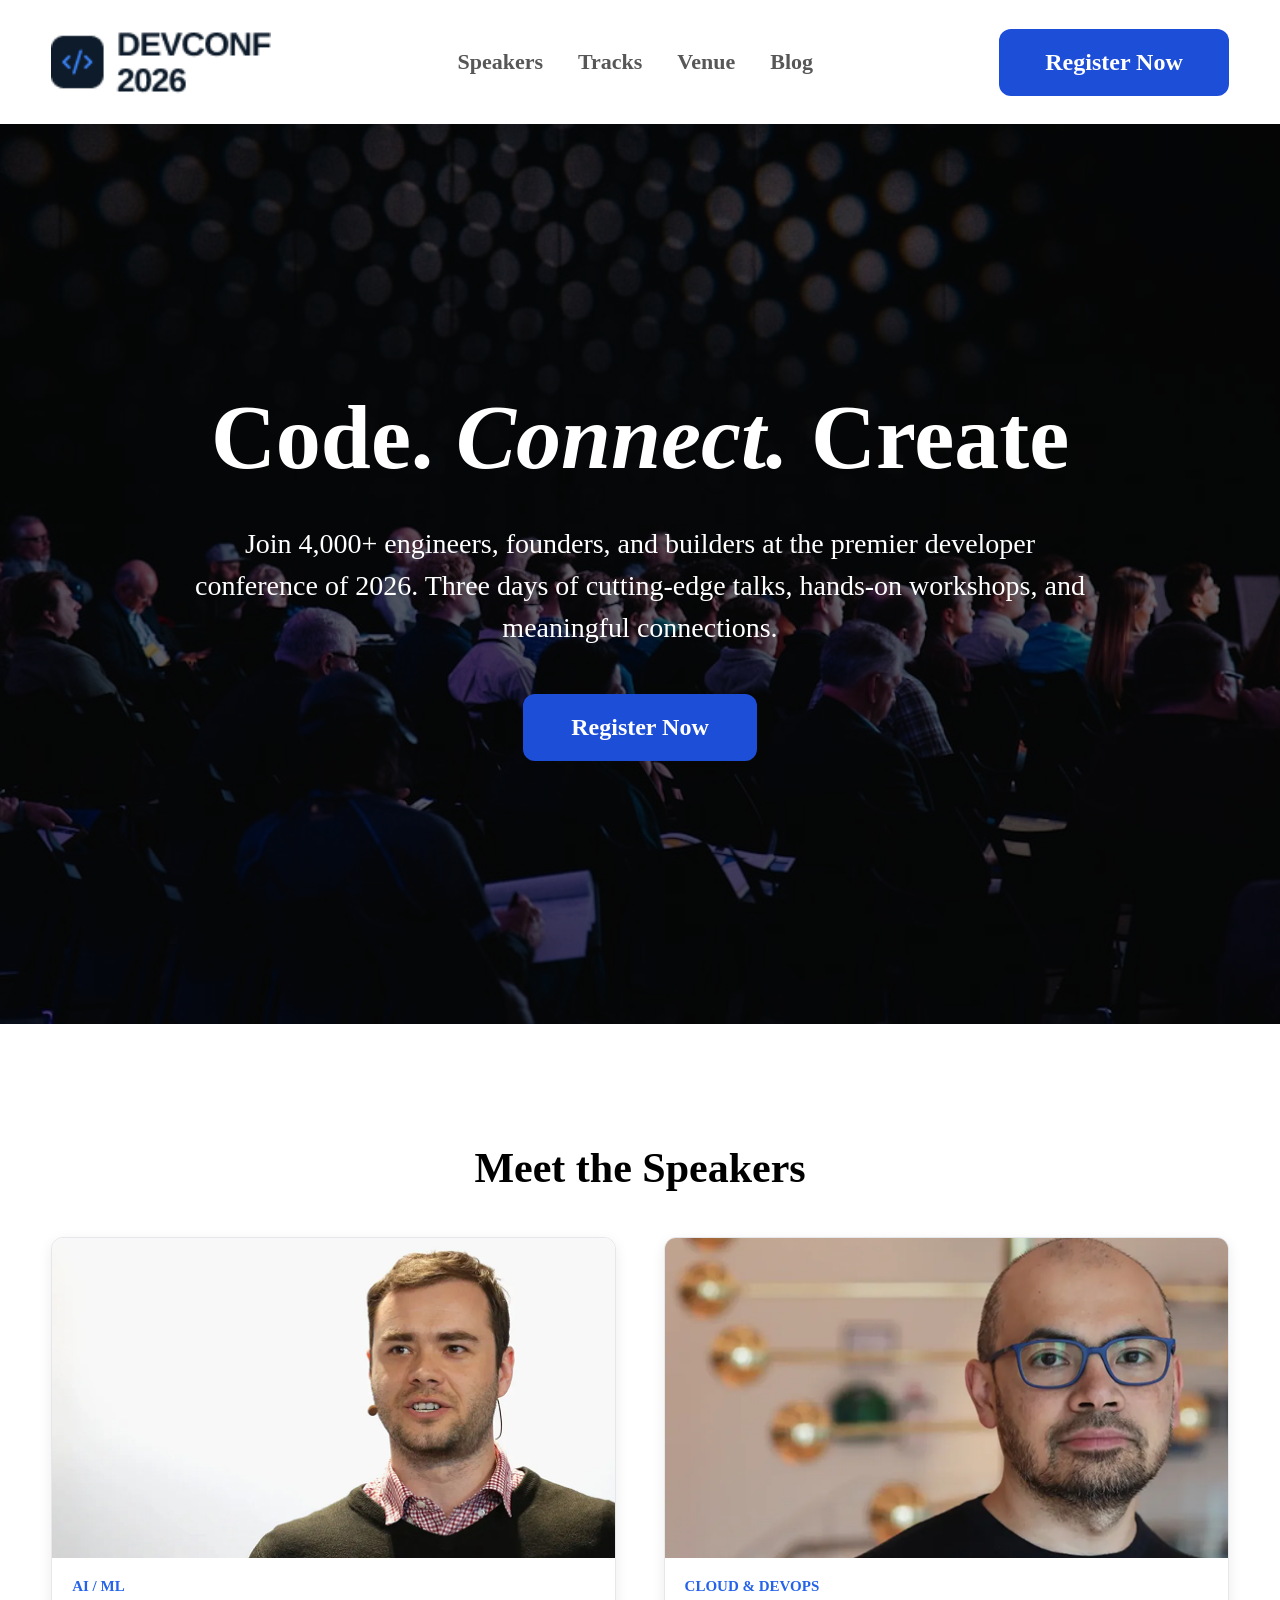
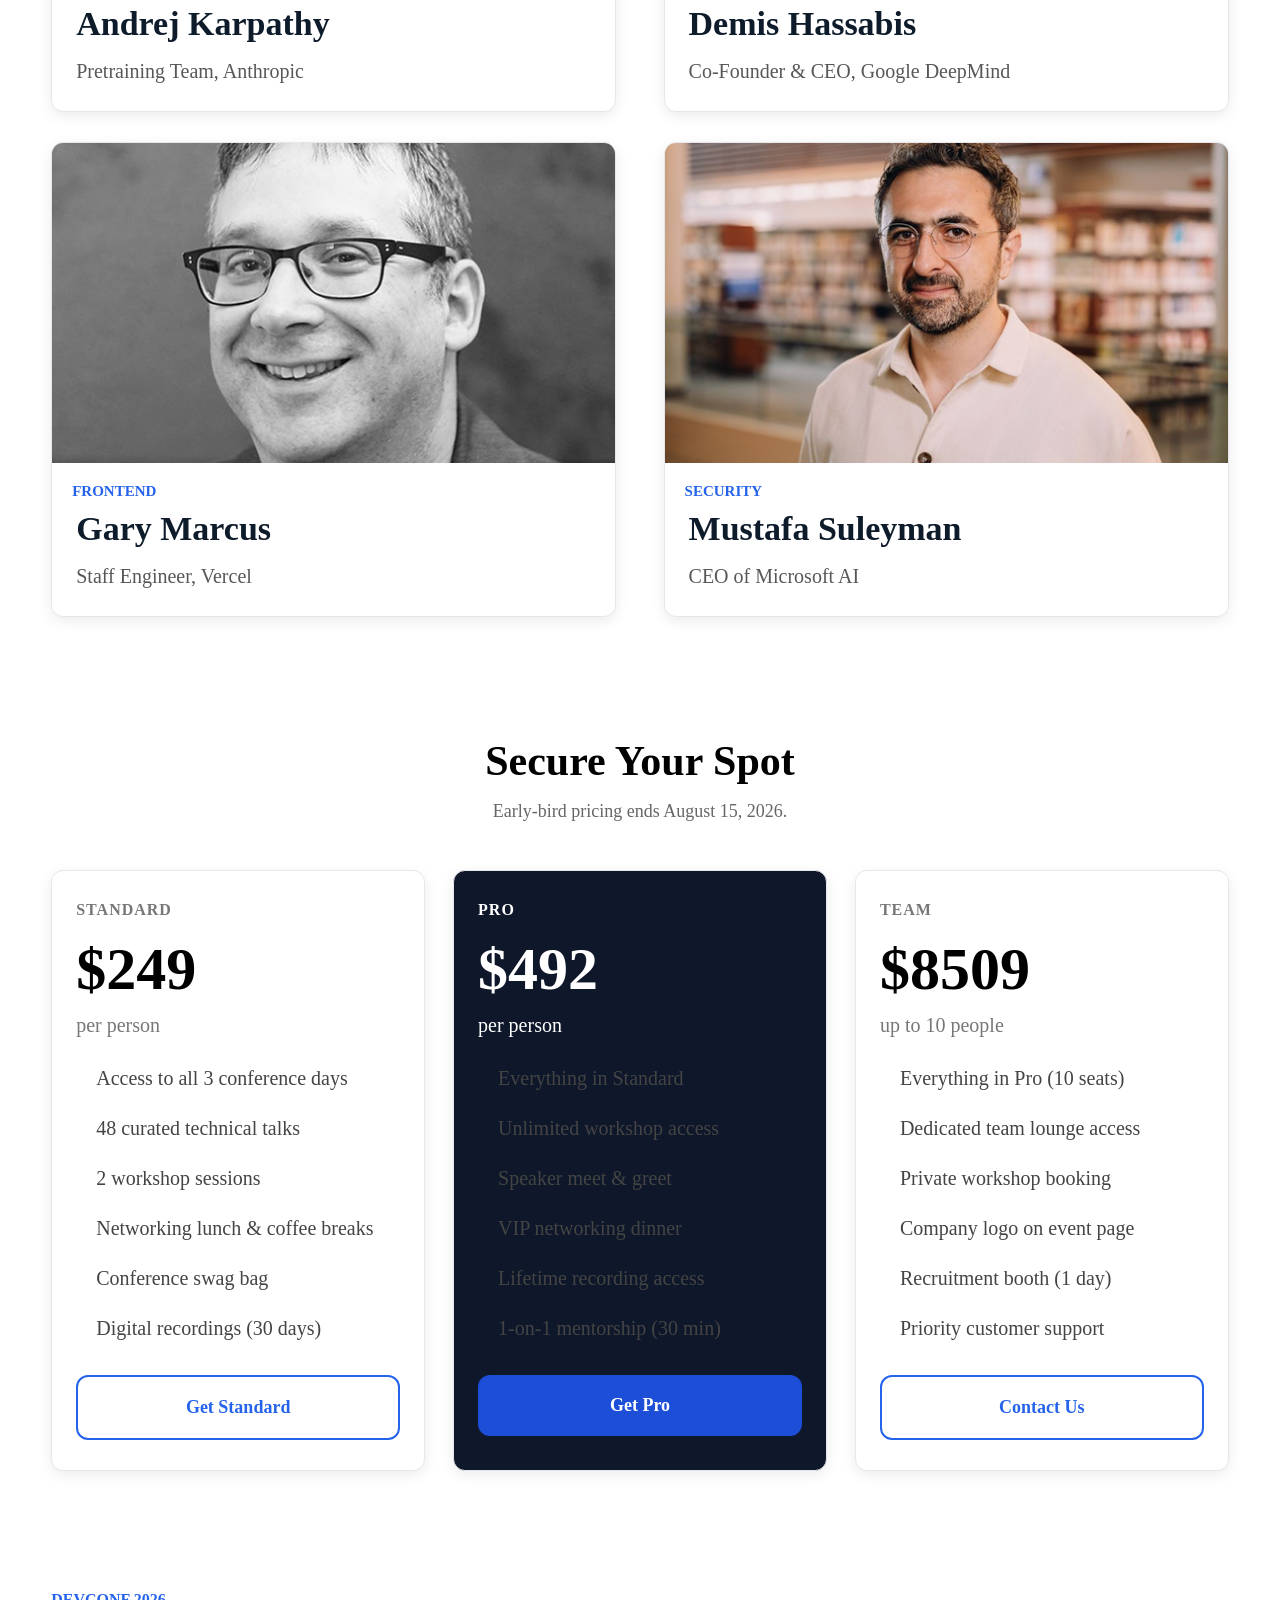
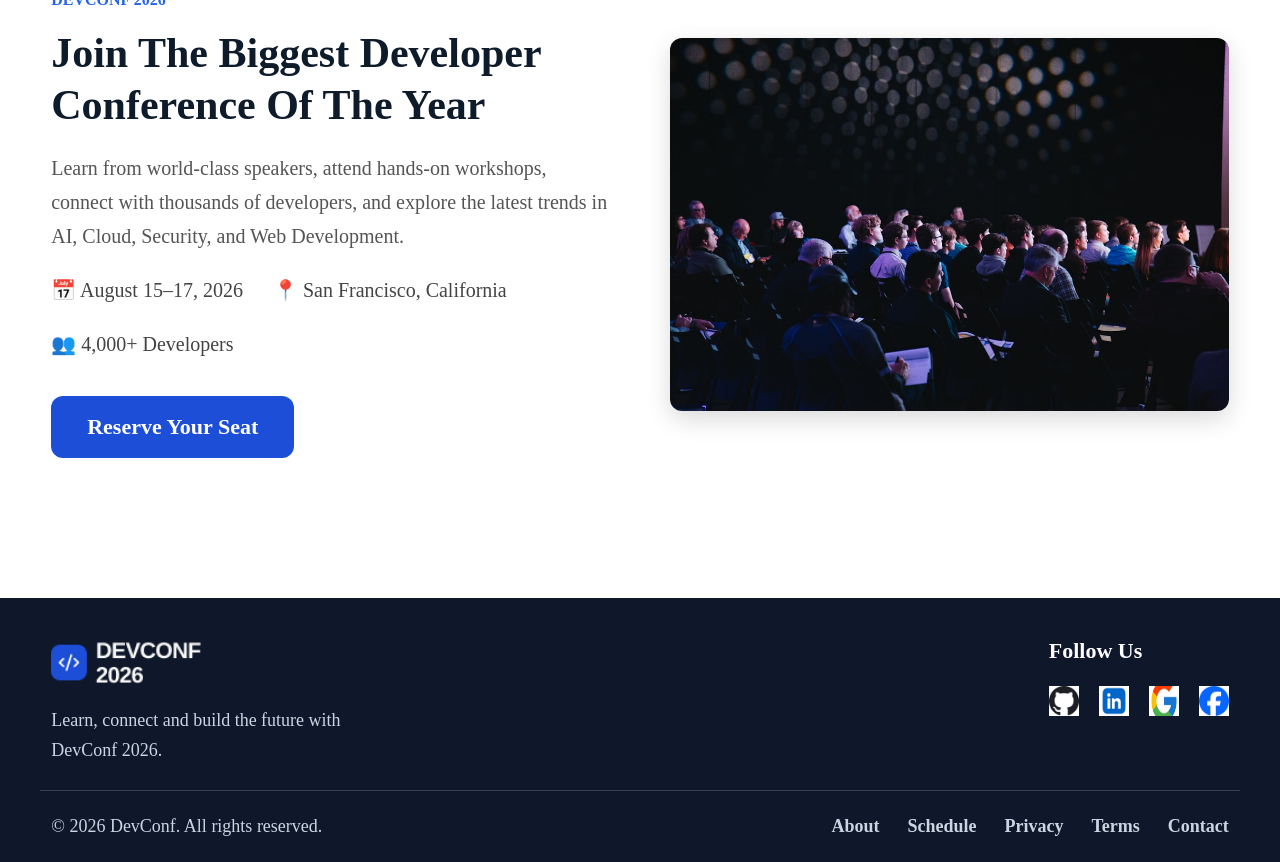
<file: index.html>
<!DOCTYPE html>
<html lang="en">
<head>
    <meta charset="UTF-8">
    <meta name="viewport" content="width=device-width, initial-scale=1.0">
    <title>DevConf 2026 Landing Page Design</title>
    <link rel="stylesheet" href="./style.css">

</head>
<body>
    <header>
        
        <nav class="main-nav">
            
            <div class="brand">
    <img src="./Pictures/logo.png" alt="DevConf Logo">
</div>
            <div class="menu">
    <ul class="menu-list">
                <li><a href="">Speakers</a></li>
               
                <li><a href="">Tracks</a></li>
                <li><a href="">Venue</a></li>
                <li><a href="">Blog</a></li>
               </ul>
            </div>
            
            <div class="nav-action">
    <a href="" class="common-btn">Register Now</a>
</div>
        </nav>
       
    </header>
   <main> 
<section class="hero">
    <div class="hero-wrapper">

        <h1>
            Code. <em>Connect.</em> Create
        </h1>

        <p>
    Join 4,000+ engineers, founders, and builders at the premier developer
    conference of 2026. Three days of cutting-edge talks, hands-on workshops,
    and meaningful connections.
    </p>

        <a href="" class="common-btn">Register Now</a>

    </div>
</section>


<section class="speakers">
    <h2>Meet the Speakers</h2>

    <div class="speakers-grid">

        <article class="speaker-card">
            <img src="./Pictures/andrej.png" alt="Andrej">
            <span class="category">AI / ML</span>
            <h3>Andrej Karpathy</h3>
            <p>Pretraining Team, Anthropic</p>
        </article>

        <article class="speaker-card">
            <img src="./Pictures/demis.png" alt="Demis">
            <span class="category">Cloud & DevOps</span>
            <h3>Demis Hassabis</h3>
            <p>Co-Founder & CEO, Google DeepMind</p>
        </article>

        <article class="speaker-card">
            <img src="./Pictures/gary.png" alt="Gary">
            <span class="category">Frontend</span>
            <h3>Gary Marcus</h3>
            <p>Staff Engineer, Vercel</p>
        </article>

        <article class="speaker-card">
            <img src="./Pictures/mustafa.png" alt="Mustafa">
            <span class="category">Security</span>
            <h3>Mustafa Suleyman</h3>
            <p>CEO of Microsoft AI</p>
        </article>

    </div>
</section>
  
    
<section class="pricing">
    <h2>Secure Your Spot</h2>
    <p>Early-bird pricing ends August 15, 2026.</p>

    <div class="pricing-grid">

        <article class="pricing-card">
            <h4>STANDARD</h4>
            <h3>$249</h3>
            <p>per person</p>

            <ul>
                <li>Access to all 3 conference days</li>
                <li>48 curated technical talks</li>
                <li>2 workshop sessions</li>
                <li>Networking lunch & coffee breaks</li>
                <li>Conference swag bag</li>
                <li>Digital recordings (30 days)</li>
            </ul>

            <a href="" class="common-btn white-btn">Get Standard</a>
        </article>

        <article class="pricing-card pro-card">
            <h4>PRO</h4>
            <h3>$492</h3>
            <p>per person</p>

            <ul>
                <li>Everything in Standard</li>
                <li>Unlimited workshop access</li>
                <li>Speaker meet & greet</li>
                <li>VIP networking dinner</li>
                <li>Lifetime recording access</li>
                <li>1-on-1 mentorship (30 min)</li>
            </ul>

            <a href="" class="common-btn">Get Pro</a>
        </article>

        <article class="pricing-card">
            <h4>TEAM</h4>
            <h3>$8509</h3>
            <p>up to 10 people</p>

            <ul>
                <li>Everything in Pro (10 seats)</li>
                <li>Dedicated team lounge access</li>
                <li>Private workshop booking</li>
                <li>Company logo on event page</li>
                <li>Recruitment booth (1 day)</li>
                <li>Priority customer support</li>
            </ul>

            <a href="" class="common-btn white-btn">Contact Us</a>
        </article>

    </div>
</section>

<section class="conference">

    <div class="conference-wrapper">

        <div class="conference-content">

            <span class="conference-tag">DEVCONF 2026</span>

            <h2>Join The Biggest Developer Conference Of The Year</h2>

            <p>
                Learn from world-class speakers, attend hands-on workshops,
                connect with thousands of developers, and explore the latest
                trends in AI, Cloud, Security, and Web Development.
            </p>

            <ul class="conference-info">
                <li>📅 August 15–17, 2026</li>
                <li>📍 San Francisco, California</li>
                <li>👥 4,000+ Developers</li>
            </ul>

            <a href="" class="common-btn">Reserve Your Seat</a>

        </div>

        <div class="conference-image">
            <img src="./Pictures/banner.jpg" alt="Conference Banner">
        </div>

    </div>

</section>

</main>

<footer class="site-footer">

    <div class="footer-top">

        <div class="brand-footer">
    <img src="./Pictures/footer-logo.png" alt="DevConf Footer Logo">

    <p class="footer-desc">
        Learn, connect and build the future with DevConf 2026.
    </p>
</div>

<div class="footer-links">
    <h4>Follow Us</h4>

    <div class="social-icon">
        <a href="">
            <img src="./Pictures/github.png" alt="GitHub">
        </a>

        <a href="">
            <img src="./Pictures/linkedin.png" alt="LinkedIn">
        </a>

        <a href="">
            <img src="./Pictures/google.png" alt="Google">
        </a>

        <a href="">
            <img src="./Pictures/Facebook.png" alt="Facebook">
        </a>
    </div>
</div>
    
        
      

    </div>

    <hr>

    <div class="footer-info">

        <p>&copy; 2026 DevConf. All rights reserved.</p>

       <div class="footer-nav">
    <a href="">About</a>
    <a href="">Schedule</a>
    <a href="">Privacy</a>
    <a href="">Terms</a>
    <a href="">Contact</a>
</div>

    </div>

</footer>





</body>
</html>
</file>
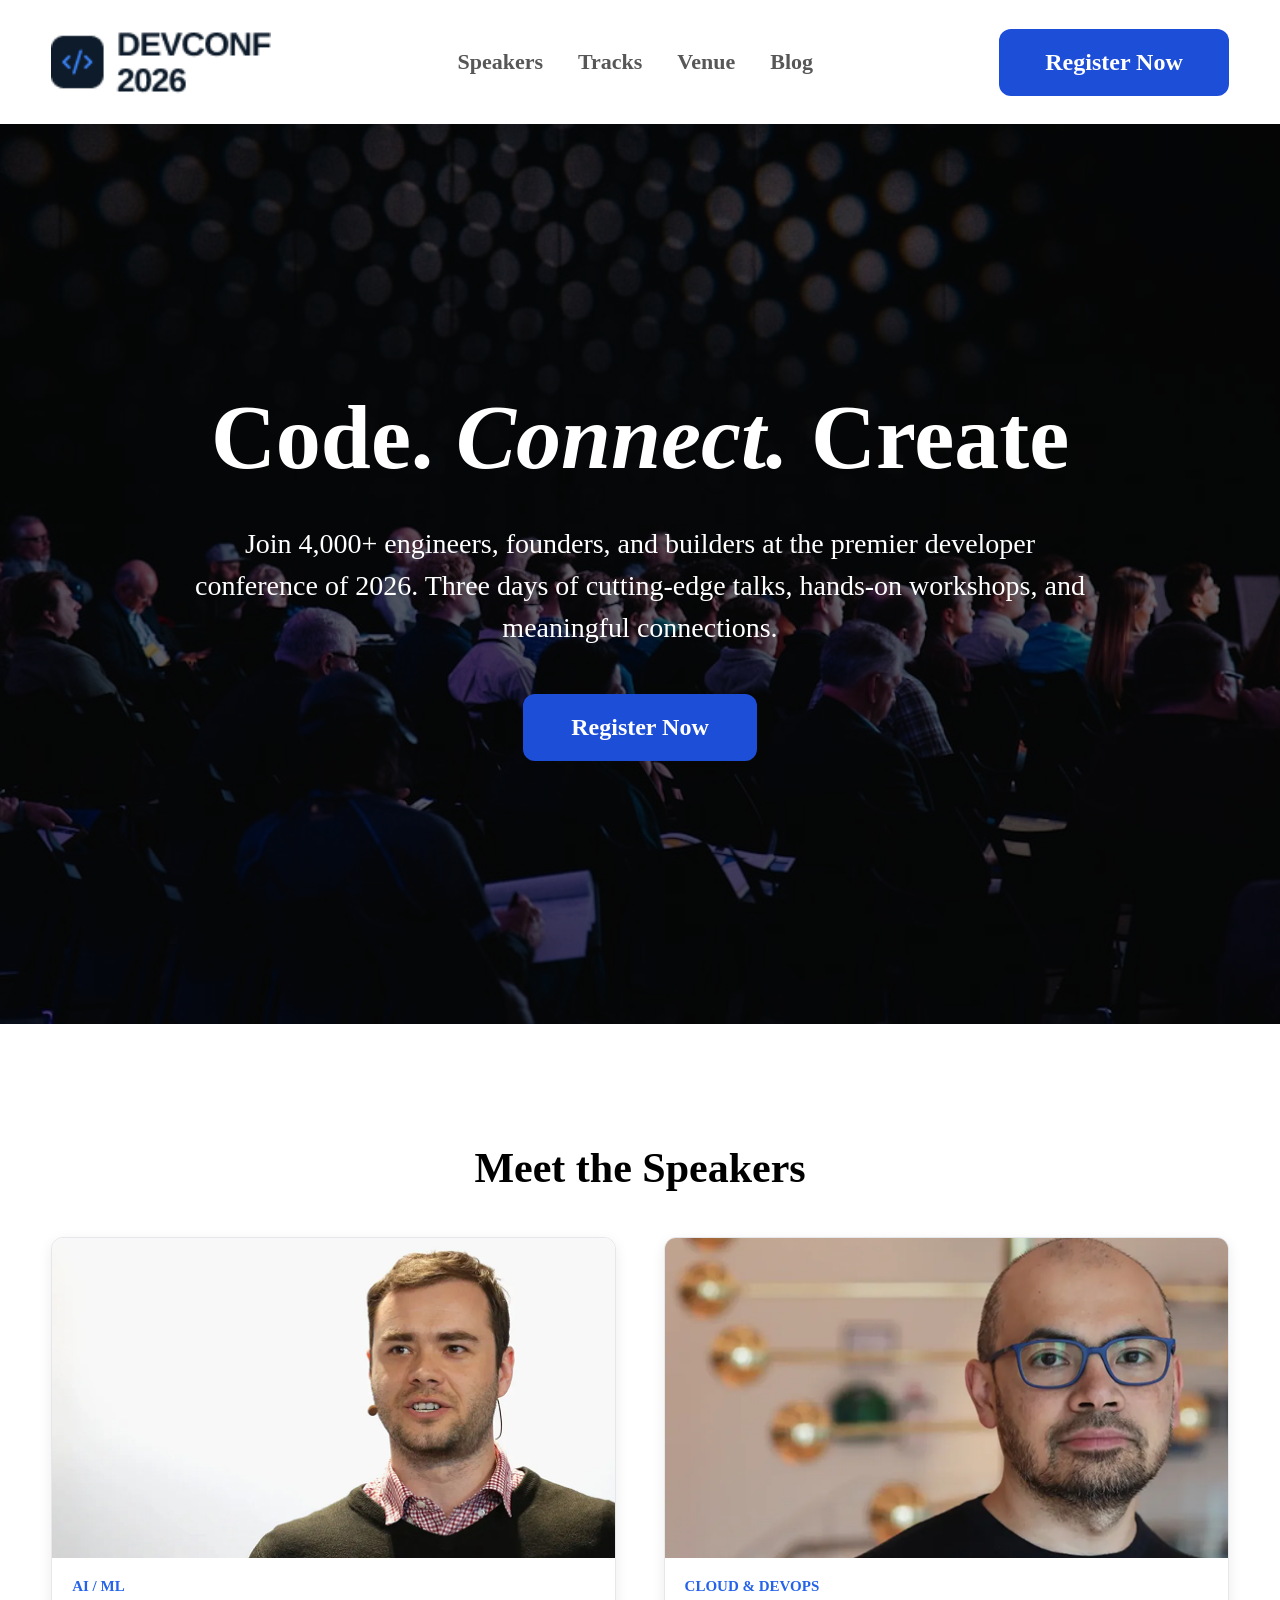
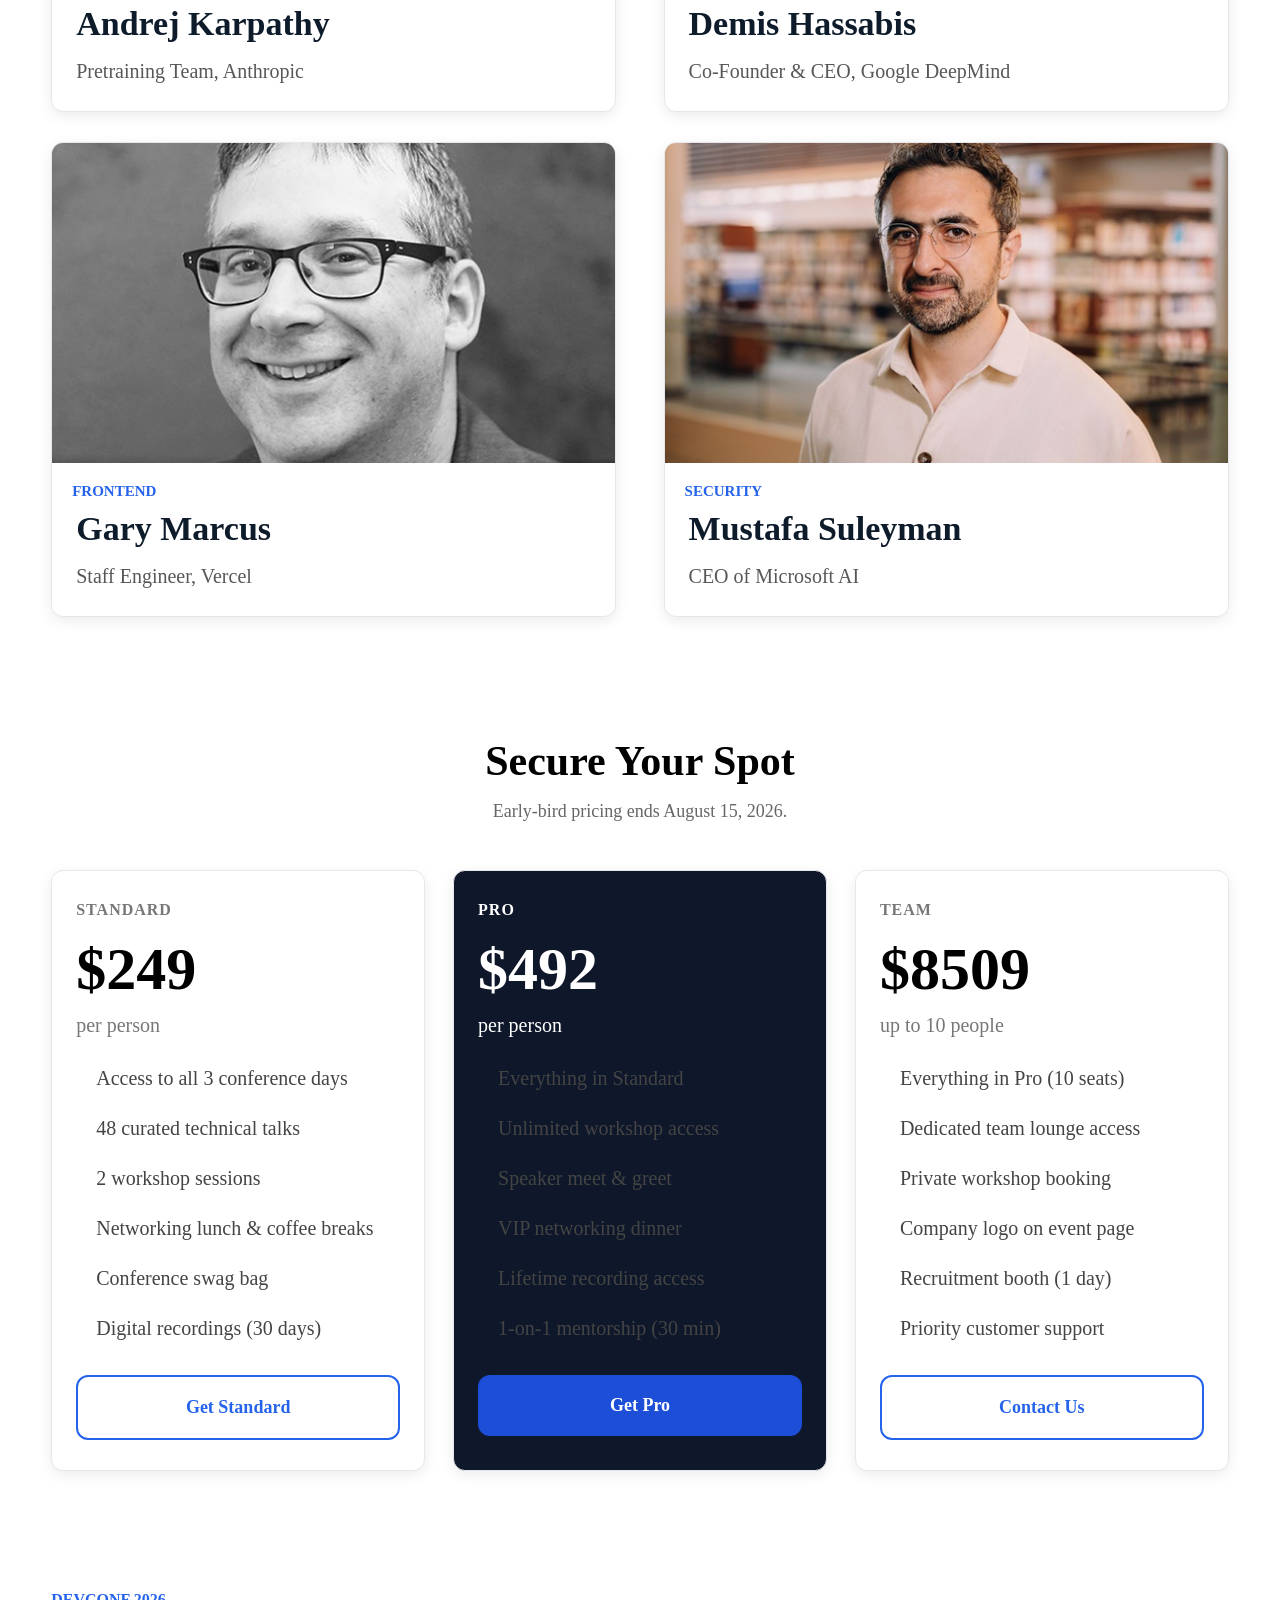
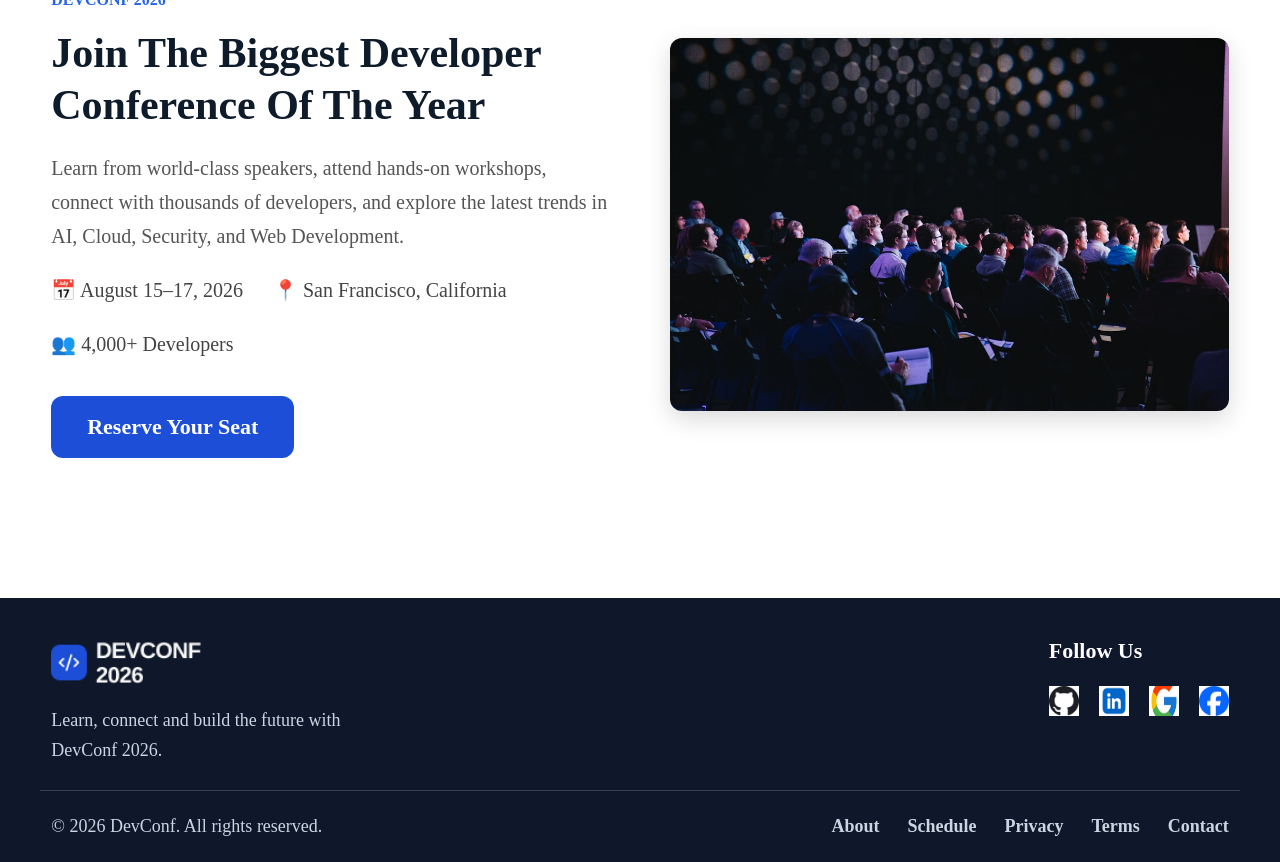
<file: Code/index.html>
<!DOCTYPE html>
<html lang="en">
<head>
    <meta charset="UTF-8">
    <meta name="viewport" content="width=device-width, initial-scale=1.0">
    <title>DevConf 2026 Landing Page Design</title>
    <link rel="stylesheet" href="./style.css">

</head>
<body>
    <header>
        
        <nav class="main-nav">
            
            <div class="brand">
    <img src="../Pictures/logo.png" alt="DevConf Logo">
</div>
            <div class="menu">
    <ul class="menu-list">
                <li><a href="">Speakers</a></li>
               
                <li><a href="">Tracks</a></li>
                <li><a href="">Venue</a></li>
                <li><a href="">Blog</a></li>
               </ul>
            </div>
            
            <div class="nav-action">
    <a href="" class="common-btn">Register Now</a>
</div>
        </nav>
       
    </header>
   <main> 
<section class="hero">
    <div class="hero-wrapper">

        <h1>
            Code. <em>Connect.</em> Create
        </h1>

        <p>
    Join 4,000+ engineers, founders, and builders at the premier developer
    conference of 2026. Three days of cutting-edge talks, hands-on workshops,
    and meaningful connections.
    </p>

        <a href="" class="common-btn">Register Now</a>

    </div>
</section>


<section class="speakers">
    <h2>Meet the Speakers</h2>

    <div class="speakers-grid">

        <article class="speaker-card">
            <img src="../Pictures/andrej.png" alt="Andrej">
            <span class="category">AI / ML</span>
            <h3>Andrej Karpathy</h3>
            <p>Pretraining Team, Anthropic</p>
        </article>

        <article class="speaker-card">
            <img src="../Pictures/demis.png" alt="Demis">
            <span class="category">Cloud & DevOps</span>
            <h3>Demis Hassabis</h3>
            <p>Co-Founder & CEO, Google DeepMind</p>
        </article>

        <article class="speaker-card">
            <img src="../Pictures/gary.png" alt="Gary">
            <span class="category">Frontend</span>
            <h3>Gary Marcus</h3>
            <p>Staff Engineer, Vercel</p>
        </article>

        <article class="speaker-card">
            <img src="../Pictures/mustafa.png" alt="Mustafa">
            <span class="category">Security</span>
            <h3>Mustafa Suleyman</h3>
            <p>CEO of Microsoft AI</p>
        </article>

    </div>
</section>
  
    
<section class="pricing">
    <h2>Secure Your Spot</h2>
    <p>Early-bird pricing ends August 15, 2026.</p>

    <div class="pricing-grid">

        <article class="pricing-card">
            <h4>STANDARD</h4>
            <h3>$249</h3>
            <p>per person</p>

            <ul>
                <li>Access to all 3 conference days</li>
                <li>48 curated technical talks</li>
                <li>2 workshop sessions</li>
                <li>Networking lunch & coffee breaks</li>
                <li>Conference swag bag</li>
                <li>Digital recordings (30 days)</li>
            </ul>

            <a href="" class="common-btn white-btn">Get Standard</a>
        </article>

        <article class="pricing-card pro-card">
            <h4>PRO</h4>
            <h3>$492</h3>
            <p>per person</p>

            <ul>
                <li>Everything in Standard</li>
                <li>Unlimited workshop access</li>
                <li>Speaker meet & greet</li>
                <li>VIP networking dinner</li>
                <li>Lifetime recording access</li>
                <li>1-on-1 mentorship (30 min)</li>
            </ul>

            <a href="" class="common-btn">Get Pro</a>
        </article>

        <article class="pricing-card">
            <h4>TEAM</h4>
            <h3>$8509</h3>
            <p>up to 10 people</p>

            <ul>
                <li>Everything in Pro (10 seats)</li>
                <li>Dedicated team lounge access</li>
                <li>Private workshop booking</li>
                <li>Company logo on event page</li>
                <li>Recruitment booth (1 day)</li>
                <li>Priority customer support</li>
            </ul>

            <a href="" class="common-btn white-btn">Contact Us</a>
        </article>

    </div>
</section>

<section class="conference">

    <div class="conference-wrapper">

        <div class="conference-content">

            <span class="conference-tag">DEVCONF 2026</span>

            <h2>Join The Biggest Developer Conference Of The Year</h2>

            <p>
                Learn from world-class speakers, attend hands-on workshops,
                connect with thousands of developers, and explore the latest
                trends in AI, Cloud, Security, and Web Development.
            </p>

            <ul class="conference-info">
                <li>📅 August 15–17, 2026</li>
                <li>📍 San Francisco, California</li>
                <li>👥 4,000+ Developers</li>
            </ul>

            <a href="" class="common-btn">Reserve Your Seat</a>

        </div>

        <div class="conference-image">
            <img src="../Pictures/banner.jpg" alt="Conference Banner">
        </div>

    </div>

</section>

</main>

<footer class="site-footer">

    <div class="footer-top">

        <div class="brand-footer">
    <img src="../Pictures/footer-logo.png" alt="DevConf Footer Logo">

    <p class="footer-desc">
        Learn, connect and build the future with DevConf 2026.
    </p>
</div>

<div class="footer-links">
    <h4>Follow Us</h4>

    <div class="social-icon">
        <a href="">
            <img src="../Pictures/github.png" alt="GitHub">
        </a>

        <a href="">
            <img src="../Pictures/linkedin.png" alt="LinkedIn">
        </a>

        <a href="">
            <img src="../Pictures/google.png" alt="Google">
        </a>

        <a href="">
            <img src="../Pictures/Facebook.png" alt="Facebook">
        </a>
    </div>
</div>
    
        
      

    </div>

    <hr>

    <div class="footer-info">

        <p>&copy; 2026 DevConf. All rights reserved.</p>

       <div class="footer-nav">
    <a href="">About</a>
    <a href="">Schedule</a>
    <a href="">Privacy</a>
    <a href="">Terms</a>
    <a href="">Contact</a>
</div>

    </div>

</footer>





</body>
</html>
</file>
<file: style.css>
html{
    scroll-behavior:smooth;
}


*{
    margin:0;
    padding:0;
    box-sizing:border-box;
    font-family:"Times New Roman", Times, serif;
}
header{
    background-color: white;
}
nav{
    width:92%;
    max-width:1200px;
    margin:auto;
    padding:26px 0;

    display:flex;
    justify-content:space-between;
    align-items:center;
}
.brand img{
    width:220px;
    height:auto;
    display:block;
}

ul{
    display:flex;
    align-items:center;
    list-style:none;
    gap:35px;
}

ul li a{
    text-decoration:none;
    color:#575757;
    font-size:22px;
    font-weight:700;
}

ul li a:hover{
    color:#1D4ED8;
}

.common-btn{
    display:inline-block;
    background:#1D4ED8;
    color:#fff;
    text-decoration:none;

    padding:20px 46px;
     border-radius:12px;

    font-size:24px;
    font-weight:700;

    border:none;
    cursor:pointer;
    transition:0.3s;
}

.common-btn:hover{
    background:#163ea9;
    transform:translateY(-3px);
}

.hero{
    background-image: url("./Pictures/banner.jpg");
    background-size: cover;
    background-position: center;
    background-repeat: no-repeat;
    min-height:100vh;

    display: flex;
    justify-content: center;
    align-items: center;

    
    background-color: rgba(0, 0, 0, 0.6);
    background-blend-mode: overlay;
}

.hero-wrapper{
    width:92%;
    max-width:1200px;
    text-align:center;
}
.hero-wrapper h1{
    font-size:90px;
    line-height:100px;
    font-weight:700;
    margin-bottom:35px;
    color:#fff;
}
.hero-wrapper h1 em{
    font-style: italic;
}

.hero-wrapper p{
    font-size:28px;
    line-height:42px;
    color:#FFFFFF;
    margin-bottom:45px;
    max-width:900px;
    margin-left:auto;
    margin-right:auto;
}

.hero-wrapper .common-btn{
    padding:20px 48px;
    font-size:24px;
}

.speakers{
    width:92%;
    max-width:1200px;
    margin:120px auto 100px;
}

.speakers h2{
    text-align:center;
    font-size:42px;
    font-weight:700;
    margin-bottom:45px;
}

.speakers-grid{
    display: flex;
    flex-wrap: wrap;
    justify-content: space-between;
    gap: 30px;
}

.speaker-card{
    width:48%;
    background:#FFFFFF;
    border:1px solid #E5E7EB;
    border-radius:12px;
    overflow:hidden;
    box-shadow:0 4px 14px rgba(0,0,0,.08);

    transition:0.3s;
}
.speaker-card:hover{
    transform:translateY(-8px);
    box-shadow:0 10px 25px rgba(0,0,0,.15);
}

.speaker-card img{
    width:100%;
    height:320px;
    display:block;
    object-fit:cover;
}

.category{
    display: inline-block;
    color: #2563EB;
    font-size: 15px;
    font-weight: 700;
    margin: 20px 20px 10px;
    text-transform: uppercase;
}

.speaker-card h3{
    font-size:34px;
    margin:0 24px 12px;
    color:#0D1B2A;
}

.speaker-card p{
    font-size:20px;
    color:#575757;
    margin:0 24px 24px;
    line-height:32px;
}


.pricing{
    width:92%;
    max-width:1200px;
    margin:120px auto 100px;
}

.pricing h2{
    text-align:center;
    font-size:42px;
    font-weight:700;
    margin-bottom:12px;
}

.pricing>p{
    text-align:center;
    color:#666;
    font-size:18px;
    line-height:28px;
    margin-bottom:45px;
}
.pricing-grid{
    display:flex;
    justify-content:center;
    gap:28px;
}

.pricing-card{
    flex:1;
    background:#FFFFFF;
    border:1px solid #E5E7EB;
    border-radius:12px;
    padding:30px 24px;
    box-shadow:0 4px 14px rgba(0,0,0,.08);
    transition:0.3s;
}

.pricing-card:hover{
    transform:translateY(-6px);
    transition:.3s;
}

.pricing-card h4{
    color:#777;
    font-size:16px;
    letter-spacing:1px;
    margin-bottom:16px;
}

.pricing-card h3{
    font-size:60px;
    margin-bottom:10px;
}

.pricing-card p{
    color:#777;
    font-size:20px;
    margin-bottom:24px;
}

.pricing-card ul{
    display:block;
    padding-left:20px;
    margin-bottom:30px;
}
.pricing-card ul li{
    margin-bottom:16px;
    color:#444;
    font-size:20px;
    line-height:34px;
}

.pricing-card .common-btn{
    display:block;
    text-align:center;
    font-size:18px;
}

.white-btn{
    background: white;
    color: #2563EB;
    border: 2px solid #2563EB;
}

.white-btn:hover{
    background: white;
    color: #2563EB;
}


.pro-card{
    background:#0F172A;
    color:white;
}

.pro-card h4,
.pro-card p,
.pro-card li{
    color:white;
}




.site-footer{
    background:#0F172A;
    padding:40px 0 25px;
}
.footer-top{
    width:92%;
    max-width:1200px;
    margin:auto;

    display:flex;
    justify-content:space-between;
    align-items:flex-start;
    gap:60px;
}

.brand-footer img{
    width:150px;
    height:auto;
    display:block;
}
.social-icon{
    display:flex;
    gap:20px;
}

.social-icon img{
    width: 30px;
    height: 30px;
}



.site-footer hr{
    max-width:1200px;
    margin:25px auto;
    border:none;
    border-top:1px solid #334155;
}

.footer-info{
    width:92%;
    max-width:1200px;
    margin:22px auto 0;

    display:flex;
    justify-content:space-between;
    align-items:center;
    gap:30px;
}

.footer-info p{
    color:#CBD5E1;
    font-size:18px;
}

.footer-nav{
    display:flex;
    gap:20px;
}

.footer-nav a{
    text-decoration:none;
    color:#CBD5E1;
    font-size:18px;
}

.footer-nav a:hover{
    color:white;
}

.conference{
    width:92%;
    max-width:1200px;
    margin:120px auto 140px;
}

.conference-wrapper{
    display:flex;
    justify-content:space-between;
    align-items:center;
    gap:60px;
}

.conference-content{
    flex:1;
}

.conference-image{
    flex:1;
}

.conference-image img{
    width:100%;
    display:block;
    border-radius:12px;
    box-shadow:0 8px 25px rgba(0,0,0,.15);
}

.conference-tag{
    display:inline-block;
    color:#2563EB;
    font-size:16px;
    font-weight:700;
    margin-bottom:18px;
}
.conference-content h2{
    font-size:42px;
    line-height:52px;
    margin-bottom:20px;
    color:#0D1B2A;
}

.conference-content p{
    font-size:20px;
    line-height:34px;
    color:#555;
    margin-bottom:25px;
}

.conference-info{
    display:flex;
    gap:30px;
    flex-wrap:wrap;
    list-style:none;
    padding:0;
    margin:25px 0;
}

.conference-info li{
    font-size:20px;
    color:#444;
}

.conference .common-btn{
    padding:18px 36px;
    font-size:22px;
    margin-top:15px;
}
.footer-desc{
    margin-top:18px;
    max-width:320px;
    color:#CBD5E1;
    font-size:18px;
    line-height:30px;
}

.footer-nav{
    display:flex;
    gap:28px;
    flex-wrap:wrap;
}

.footer-nav a{
    text-decoration:none;
    color:#CBD5E1;
    font-size:18px;
    font-weight:600;
    transition:.3s;
}

.footer-nav a:hover{
    color:#60A5FA;
}

.footer-links{
    display:flex;
    flex-direction:column;
    gap:12px;
}

.footer-links h4{
    color:#FFFFFF;
    font-size:22px;
    margin-bottom:10px;
}

.footer-links a{
    color:#CBD5E1;
    text-decoration:none;
    font-size:18px;
    transition:.3s;
}

.footer-links a:hover{
    color:#60A5FA;
}
</file>
<file: Code/style.css>
html{
    scroll-behavior:smooth;
}


*{
    margin:0;
    padding:0;
    box-sizing:border-box;
    font-family:"Times New Roman", Times, serif;
}
header{
    background-color: white;
}
nav{
    width:92%;
    max-width:1200px;
    margin:auto;
    padding:26px 0;

    display:flex;
    justify-content:space-between;
    align-items:center;
}
.brand img{
    width:220px;
    height:auto;
    display:block;
}

ul{
    display:flex;
    align-items:center;
    list-style:none;
    gap:35px;
}

ul li a{
    text-decoration:none;
    color:#575757;
    font-size:22px;
    font-weight:700;
}

ul li a:hover{
    color:#1D4ED8;
}

.common-btn{
    display:inline-block;
    background:#1D4ED8;
    color:#fff;
    text-decoration:none;

    padding:20px 46px;
     border-radius:12px;

    font-size:24px;
    font-weight:700;

    border:none;
    cursor:pointer;
    transition:0.3s;
}

.common-btn:hover{
    background:#163ea9;
    transform:translateY(-3px);
}

.hero{
    background-image: url("../Pictures/banner.jpg");
    background-size: cover;
    background-position: center;
    background-repeat: no-repeat;
    min-height:100vh;

    display: flex;
    justify-content: center;
    align-items: center;

    
    background-color: rgba(0, 0, 0, 0.6);
    background-blend-mode: overlay;
}

.hero-wrapper{
    width:92%;
    max-width:1200px;
    text-align:center;
}
.hero-wrapper h1{
    font-size:90px;
    line-height:100px;
    font-weight:700;
    margin-bottom:35px;
    color:#fff;
}
.hero-wrapper h1 em{
    font-style: italic;
}

.hero-wrapper p{
    font-size:28px;
    line-height:42px;
    color:#FFFFFF;
    margin-bottom:45px;
    max-width:900px;
    margin-left:auto;
    margin-right:auto;
}

.hero-wrapper .common-btn{
    padding:20px 48px;
    font-size:24px;
}

.speakers{
    width:92%;
    max-width:1200px;
    margin:120px auto 100px;
}

.speakers h2{
    text-align:center;
    font-size:42px;
    font-weight:700;
    margin-bottom:45px;
}

.speakers-grid{
    display: flex;
    flex-wrap: wrap;
    justify-content: space-between;
    gap: 30px;
}

.speaker-card{
    width:48%;
    background:#FFFFFF;
    border:1px solid #E5E7EB;
    border-radius:12px;
    overflow:hidden;
    box-shadow:0 4px 14px rgba(0,0,0,.08);

    transition:0.3s;
}
.speaker-card:hover{
    transform:translateY(-8px);
    box-shadow:0 10px 25px rgba(0,0,0,.15);
}

.speaker-card img{
    width:100%;
    height:320px;
    display:block;
    object-fit:cover;
}

.category{
    display: inline-block;
    color: #2563EB;
    font-size: 15px;
    font-weight: 700;
    margin: 20px 20px 10px;
    text-transform: uppercase;
}

.speaker-card h3{
    font-size:34px;
    margin:0 24px 12px;
    color:#0D1B2A;
}

.speaker-card p{
    font-size:20px;
    color:#575757;
    margin:0 24px 24px;
    line-height:32px;
}


.pricing{
    width:92%;
    max-width:1200px;
    margin:120px auto 100px;
}

.pricing h2{
    text-align:center;
    font-size:42px;
    font-weight:700;
    margin-bottom:12px;
}

.pricing>p{
    text-align:center;
    color:#666;
    font-size:18px;
    line-height:28px;
    margin-bottom:45px;
}
.pricing-grid{
    display:flex;
    justify-content:center;
    gap:28px;
}

.pricing-card{
    flex:1;
    background:#FFFFFF;
    border:1px solid #E5E7EB;
    border-radius:12px;
    padding:30px 24px;
    box-shadow:0 4px 14px rgba(0,0,0,.08);
    transition:0.3s;
}

.pricing-card:hover{
    transform:translateY(-6px);
    transition:.3s;
}

.pricing-card h4{
    color:#777;
    font-size:16px;
    letter-spacing:1px;
    margin-bottom:16px;
}

.pricing-card h3{
    font-size:60px;
    margin-bottom:10px;
}

.pricing-card p{
    color:#777;
    font-size:20px;
    margin-bottom:24px;
}

.pricing-card ul{
    display:block;
    padding-left:20px;
    margin-bottom:30px;
}
.pricing-card ul li{
    margin-bottom:16px;
    color:#444;
    font-size:20px;
    line-height:34px;
}

.pricing-card .common-btn{
    display:block;
    text-align:center;
    font-size:18px;
}

.white-btn{
    background: white;
    color: #2563EB;
    border: 2px solid #2563EB;
}

.white-btn:hover{
    background: white;
    color: #2563EB;
}


.pro-card{
    background:#0F172A;
    color:white;
}

.pro-card h4,
.pro-card p,
.pro-card li{
    color:white;
}




.site-footer{
    background:#0F172A;
    padding:40px 0 25px;
}
.footer-top{
    width:92%;
    max-width:1200px;
    margin:auto;

    display:flex;
    justify-content:space-between;
    align-items:flex-start;
    gap:60px;
}

.brand-footer img{
    width:150px;
    height:auto;
    display:block;
}
.social-icon{
    display:flex;
    gap:20px;
}

.social-icon img{
    width: 30px;
    height: 30px;
}



.site-footer hr{
    max-width:1200px;
    margin:25px auto;
    border:none;
    border-top:1px solid #334155;
}

.footer-info{
    width:92%;
    max-width:1200px;
    margin:22px auto 0;

    display:flex;
    justify-content:space-between;
    align-items:center;
    gap:30px;
}

.footer-info p{
    color:#CBD5E1;
    font-size:18px;
}

.footer-nav{
    display:flex;
    gap:20px;
}

.footer-nav a{
    text-decoration:none;
    color:#CBD5E1;
    font-size:18px;
}

.footer-nav a:hover{
    color:white;
}

.conference{
    width:92%;
    max-width:1200px;
    margin:120px auto 140px;
}

.conference-wrapper{
    display:flex;
    justify-content:space-between;
    align-items:center;
    gap:60px;
}

.conference-content{
    flex:1;
}

.conference-image{
    flex:1;
}

.conference-image img{
    width:100%;
    display:block;
    border-radius:12px;
    box-shadow:0 8px 25px rgba(0,0,0,.15);
}

.conference-tag{
    display:inline-block;
    color:#2563EB;
    font-size:16px;
    font-weight:700;
    margin-bottom:18px;
}
.conference-content h2{
    font-size:42px;
    line-height:52px;
    margin-bottom:20px;
    color:#0D1B2A;
}

.conference-content p{
    font-size:20px;
    line-height:34px;
    color:#555;
    margin-bottom:25px;
}

.conference-info{
    display:flex;
    gap:30px;
    flex-wrap:wrap;
    list-style:none;
    padding:0;
    margin:25px 0;
}

.conference-info li{
    font-size:20px;
    color:#444;
}

.conference .common-btn{
    padding:18px 36px;
    font-size:22px;
    margin-top:15px;
}
.footer-desc{
    margin-top:18px;
    max-width:320px;
    color:#CBD5E1;
    font-size:18px;
    line-height:30px;
}

.footer-nav{
    display:flex;
    gap:28px;
    flex-wrap:wrap;
}

.footer-nav a{
    text-decoration:none;
    color:#CBD5E1;
    font-size:18px;
    font-weight:600;
    transition:.3s;
}

.footer-nav a:hover{
    color:#60A5FA;
}

.footer-links{
    display:flex;
    flex-direction:column;
    gap:12px;
}

.footer-links h4{
    color:#FFFFFF;
    font-size:22px;
    margin-bottom:10px;
}

.footer-links a{
    color:#CBD5E1;
    text-decoration:none;
    font-size:18px;
    transition:.3s;
}

.footer-links a:hover{
    color:#60A5FA;
}
</file>
